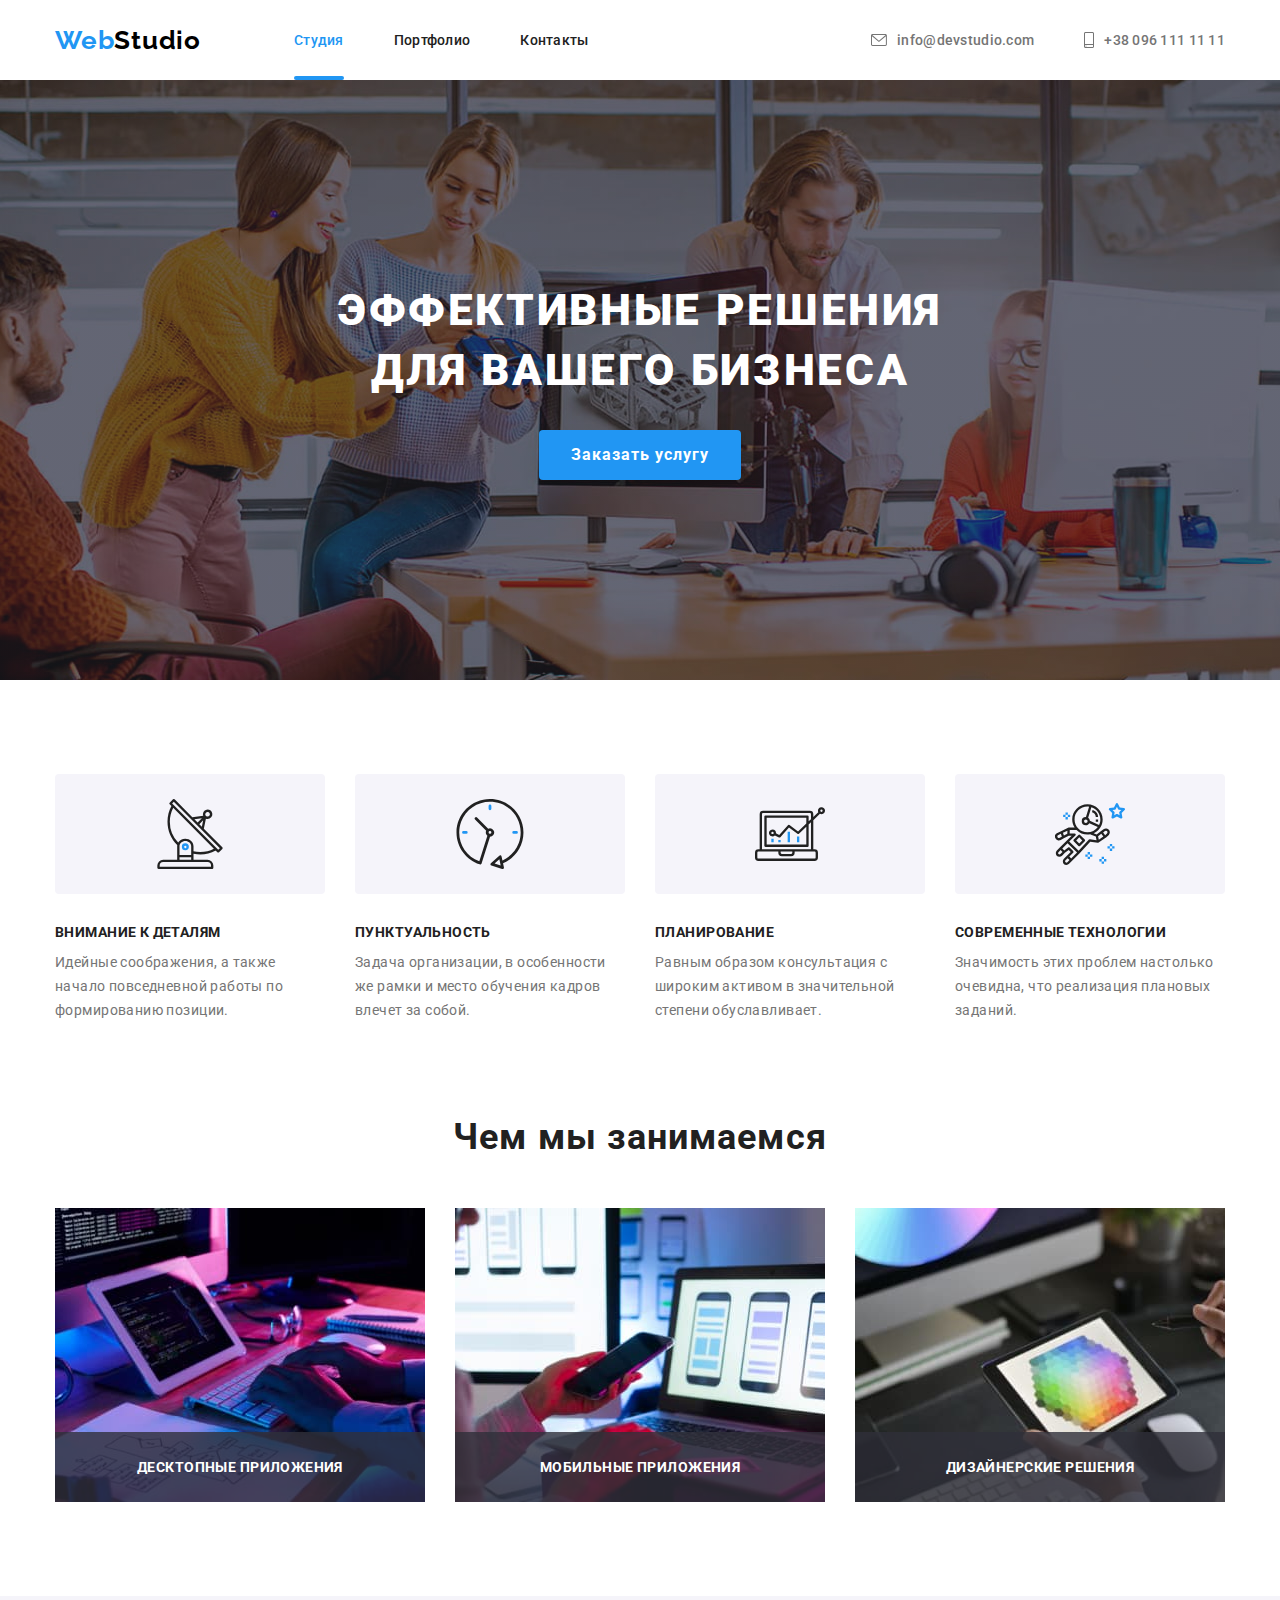
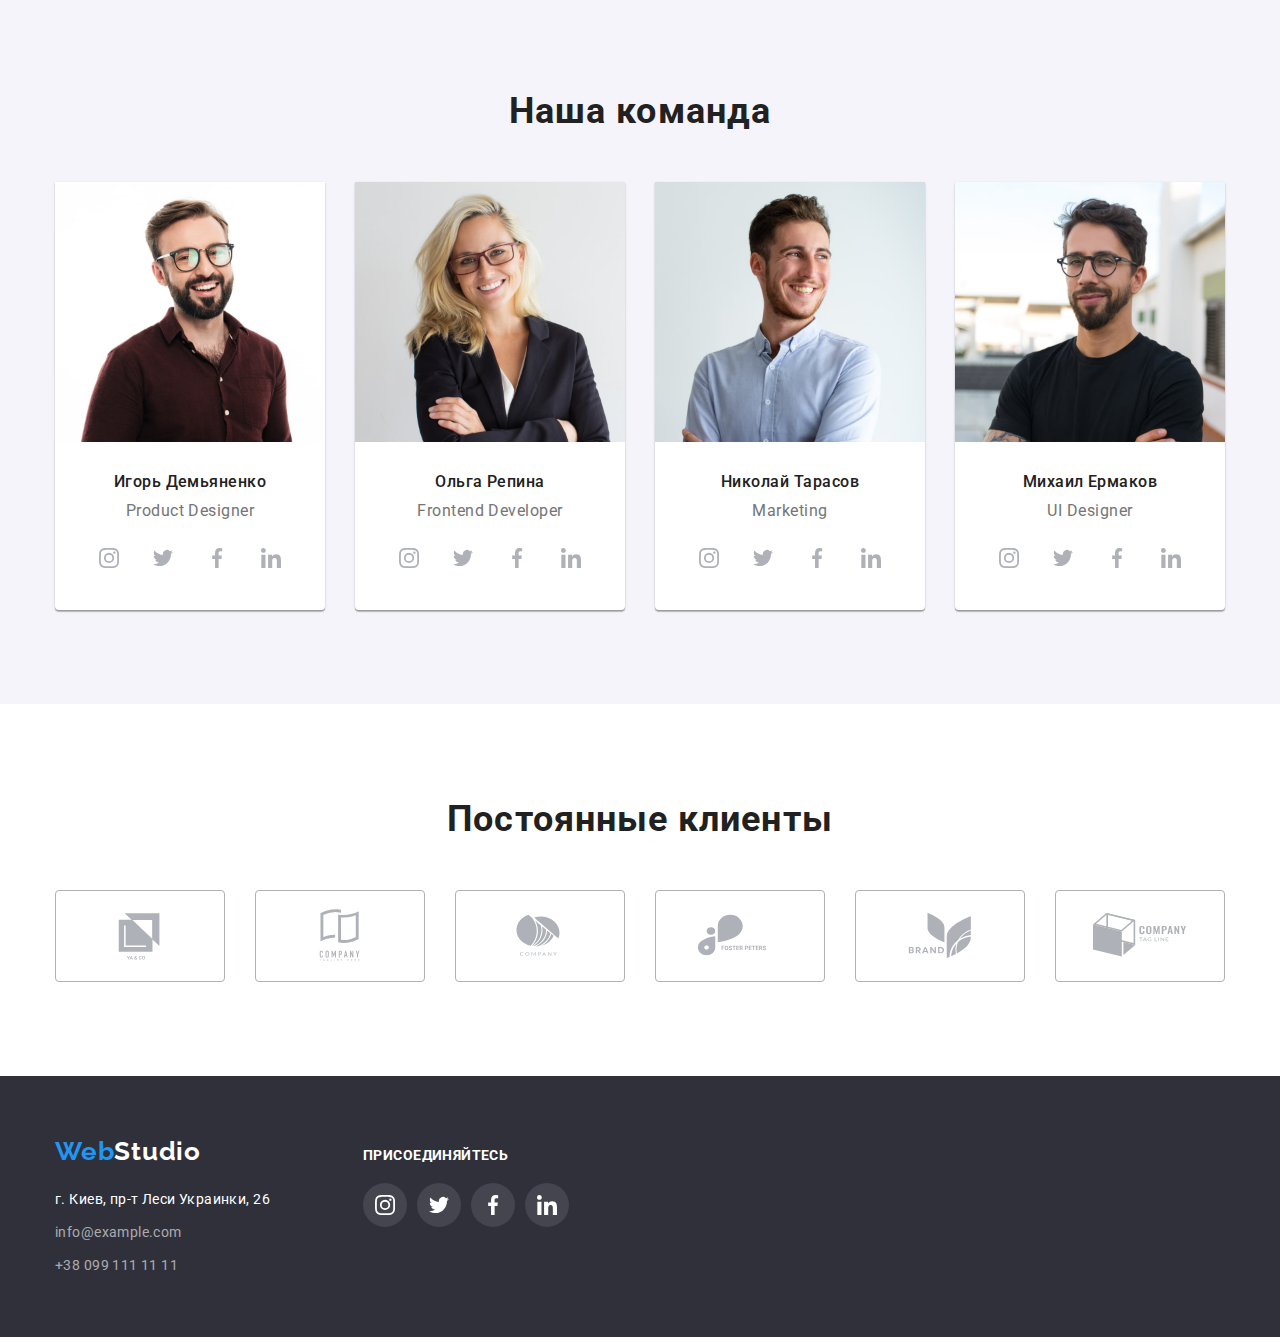
<file: index.html>
<!DOCTYPE html>
<html lang="ru">
  <head>
    <meta charset="UTF-8" />
    <meta http-equiv="X-UA-Compatible" content="IE=edge" />
    <meta name="viewport" content="width=device-width, initial-scale=1.0" />
    <title>WebStudio</title>
    <!-- Normalize start -->
    <link
      rel="stylesheet"
      href="https://cdnjs.cloudflare.com/ajax/libs/modern-normalize/1.1.0/modern-normalize.min.css"
    />
    <!-- Normalize end -->
    <!-- Fonts start -->
    <link rel="preconnect" href="https://fonts.googleapis.com" />
    <link rel="preconnect" href="https://fonts.gstatic.com" crossorigin />
    <link
      href="https://fonts.googleapis.com/css2?family=Raleway:wght@700&family=Roboto:wght@400;500;700;900&display=swap"
      rel="stylesheet"
    />
    <!-- Fonts end -->
    <!-- Custom styles start -->
    <link rel="stylesheet" href="./css/styles.css" />
    <!-- Custom styles end -->
  </head>

  <body>
    <!-- Header section -->
    <header>
      <div class="container header-container">
        <a class="header-logo logo link" href="./index.html"
          >Web<span class="span-header-logo">Studio</span></a
        >

        <nav class="header-nav">
          <ul class="header-nav-list list">
            <li class="header-nav-item">
              <a class="nav-link nav-link-current link" href="./index.html">Студия</a>
            </li>
            <li class="header-nav-item">
              <a class="nav-link link" href="./portfolio.html">Портфолио</a>
            </li>
            <li class="header-nav-item">
              <a class="nav-link link" href="#contacts">Контакты</a>
            </li>
          </ul>
        </nav>

        <ul class="header-list list">
          <li class="header-item">
            <a class="header-action link" href="mailto:info@devstudio.com">
              <svg class="header-icon" width="16" height="12">
                <use href="./images/icons/icons.svg#envelope"></use>
              </svg>
              info@devstudio.com</a
            >
          </li>
          <li class="header-item">
            <a class="header-action link" href="tel:+380961111111">
              <svg class="header-icon" width="10" height="16">
                <use href="./images/icons/icons.svg#smartphone"></use>
              </svg>
              +38 096 111 11 11</a
            >
          </li>
        </ul>
      </div>
    </header>
    <!-- Main section -->
    <main>
      <!-- Hero section -->
      <section class="hero hero-section">
        <div class="container">
          <h1 class="hero-title">Эффективные решения для вашего бизнеса</h1>
          <button class="hero-btn" type="button" data-modal-open>Заказать услугу</button>
        </div>
      </section>
      <!-- Features section -->
      <section class="section">
        <div class="container">
          <h2 class="visually-hidden">Особенности</h2>
          <ul class="features-icon list">
            <li class="features-thumb">
              <svg class="" width="70" height="70">
                <use href="./images/icons/icons.svg#antenna"></use>
              </svg>
            </li>
            <li class="features-thumb">
              <svg class="" width="70" height="70">
                <use href="./images/icons/icons.svg#clock"></use>
              </svg>
            </li>
            <li class="features-thumb">
              <svg class="" width="70" height="70">
                <use href="./images/icons/icons.svg#diagram"></use>
              </svg>
            </li>
            <li class="features-thumb">
              <svg class="" width="70" height="70">
                <use href="./images/icons/icons.svg#astronaut"></use>
              </svg>
            </li>
          </ul>
          <ul class="features-list list">
            <li class="features-item">
              <h3 class="features-title">Внимание к деталям</h3>
              <p class="features-dsc">
                Идейные соображения, а также начало повседневной работы по формированию позиции.
              </p>
            </li>
            <li class="features-item">
              <h3 class="features-title">Пунктуальность</h3>
              <p class="features-dsc">
                Задача организации, в особенности же рамки и место обучения кадров влечет за собой.
              </p>
            </li>
            <li class="features-item">
              <h3 class="features-title">Планирование</h3>
              <p class="features-dsc">
                Равным образом консультация с широким активом в значительной степени обуславливает.
              </p>
            </li>
            <li class="features-item">
              <h3 class="features-title">Современные технологии</h3>
              <p class="features-dsc">
                Значимость этих проблем настолько очевидна, что реализация плановых заданий.
              </p>
            </li>
          </ul>
        </div>
      </section>
      <!-- What we are doing section -->
      <section class="section work-section">
        <div class="container">
          <h2 class="work-title title">Чем мы занимаемся</h2>
          <ul class="work-list list">
            <li>
              <div class="work-overlay">
                <img
                  src="./images/index-html/box-1.jpg"
                  alt="Программирование"
                  width="370"
                  height="294"
                />
                <div class="work-description">
                  <p class="work-text">Десктопные приложения</p>
                </div>
              </div>
            </li>
            <li>
              <div class="work-overlay">
                <img
                  src="./images/index-html/box-2.jpg"
                  alt="Адаптация сайта"
                  width="370"
                  height="294"
                />
                <div class="work-description">
                  <p class="work-text">Мобильные приложения</p>
                </div>
              </div>
            </li>
            <li>
              <div class="work-overlay">
                <img src="./images/index-html/box-3.jpg" alt="Вебдизайн" width="370" height="294" />
                <div class="work-description">
                  <p class="work-text">Дизайнерские решения</p>
                </div>
              </div>
            </li>
          </ul>
        </div>
      </section>
      <!-- Our team section -->
      <section class="team section">
        <div class="container">
          <h2 class="team-title title">Наша команда</h2>
          <ul class="team-list list">
            <li>
              <div class="team-card">
                <img
                  class="team-photo"
                  src="./images/index-html/product-designer.jpg"
                  alt="Фото продакт дизайнера"
                  width="270"
                  height="260"
                />
                <h3 class="team-item-title">Игорь Демьяненко</h3>
                <p class="team-item-position" lang="en">Product Designer</p>
                <ul class="socials list">
                  <li class="socials-item">
                    <a
                      class="socials-link link"
                      href=""
                      target="_blank"
                      rel="noopener noreferrer"
                      aria-label="instagram"
                    >
                      <svg class="socials-icon" width="20" height="20">
                        <use href="./images/icons/icons.svg#instagram"></use>
                      </svg>
                    </a>
                  </li>
                  <li class="socials-item">
                    <a
                      class="socials-link link"
                      href=""
                      target="_blank"
                      rel="noopener noreferrer"
                      aria-label="twitter"
                    >
                      <svg class="socials-icon" width="20" height="20">
                        <use href="./images/icons/icons.svg#twitter"></use>
                      </svg>
                    </a>
                  </li>
                  <li class="socials-item">
                    <a
                      class="socials-link link"
                      href=""
                      target="_blank"
                      rel="noopener noreferrer"
                      aria-label="facebook"
                    >
                      <svg class="socials-icon" width="20" height="20">
                        <use href="./images/icons/icons.svg#facebook"></use>
                      </svg>
                    </a>
                  </li>
                  <li class="socials-item">
                    <a
                      class="socials-link link"
                      href=""
                      target="_blank"
                      rel="noopener noreferrer"
                      aria-label="linkedin"
                    >
                      <svg class="socials-icon" width="20" height="20">
                        <use href="./images/icons/icons.svg#linkedin"></use>
                      </svg>
                    </a>
                  </li>
                </ul>
              </div>
            </li>
            <li>
              <div class="team-card">
                <img
                  class="team-photo"
                  src="./images/index-html/frontend-developer.jpg"
                  alt="Фото фронтенд разработчика"
                  width="270"
                  height="260"
                />
                <h3 class="team-item-title">Ольга Репина</h3>
                <p class="team-item-position" lang="en">Frontend Developer</p>
                <ul class="socials list">
                  <li class="socials-item">
                    <a
                      class="socials-link link"
                      href=""
                      target="_blank"
                      rel="noopener noreferrer"
                      aria-label="instagram"
                    >
                      <svg class="socials-icon" width="20" height="20">
                        <use href="./images/icons/icons.svg#instagram"></use>
                      </svg>
                    </a>
                  </li>
                  <li class="socials-item">
                    <a
                      class="socials-link link"
                      href=""
                      target="_blank"
                      rel="noopener noreferrer"
                      aria-label="twitter"
                    >
                      <svg class="socials-icon" width="20" height="20">
                        <use href="./images/icons/icons.svg#twitter"></use>
                      </svg>
                    </a>
                  </li>
                  <li class="socials-item">
                    <a
                      class="socials-link link"
                      href=""
                      target="_blank"
                      rel="noopener noreferrer"
                      aria-label="facebook"
                    >
                      <svg class="socials-icon" width="20" height="20">
                        <use href="./images/icons/icons.svg#facebook"></use>
                      </svg>
                    </a>
                  </li>
                  <li class="socials-item">
                    <a
                      class="socials-link link"
                      href=""
                      target="_blank"
                      rel="noopener noreferrer"
                      aria-label="linkedin"
                    >
                      <svg class="socials-icon" width="20" height="20">
                        <use href="./images/icons/icons.svg#linkedin"></use>
                      </svg>
                    </a>
                  </li>
                </ul>
              </div>
            </li>
            <li>
              <div class="team-card">
                <img
                  class="team-photo"
                  src="./images/index-html/marketing.jpg"
                  alt="Фото маркетолога"
                  width="270"
                  height="260"
                />
                <h3 class="team-item-title">Николай Тарасов</h3>
                <p class="team-item-position" lang="en">Marketing</p>
                <ul class="socials list">
                  <li class="socials-item">
                    <a
                      class="socials-link link"
                      href=""
                      target="_blank"
                      rel="noopener noreferrer"
                      aria-label="instagram"
                    >
                      <svg class="socials-icon" width="20" height="20">
                        <use href="./images/icons/icons.svg#instagram"></use>
                      </svg>
                    </a>
                  </li>
                  <li class="socials-item">
                    <a
                      class="socials-link link"
                      href=""
                      target="_blank"
                      rel="noopener noreferrer"
                      aria-label="twitter"
                    >
                      <svg class="socials-icon" width="20" height="20">
                        <use href="./images/icons/icons.svg#twitter"></use>
                      </svg>
                    </a>
                  </li>
                  <li class="socials-item">
                    <a
                      class="socials-link link"
                      href=""
                      target="_blank"
                      rel="noopener noreferrer"
                      aria-label="facebook"
                    >
                      <svg class="socials-icon" width="20" height="20">
                        <use href="./images/icons/icons.svg#facebook"></use>
                      </svg>
                    </a>
                  </li>
                  <li class="socials-item">
                    <a
                      class="socials-link link"
                      href=""
                      target="_blank"
                      rel="noopener noreferrer"
                      aria-label="linkedin"
                    >
                      <svg class="socials-icon" width="20" height="20">
                        <use href="./images/icons/icons.svg#linkedin"></use>
                      </svg>
                    </a>
                  </li>
                </ul>
              </div>
            </li>
            <li>
              <div class="team-card">
                <img
                  class="team-photo"
                  src="./images/index-html/ui-designer.jpg"
                  alt="Фото UI дизайнера"
                  width="270"
                  height="260"
                />
                <h3 class="team-item-title">Михаил Ермаков</h3>
                <p class="team-item-position" lang="en">UI Designer</p>
                <ul class="socials list">
                  <li class="socials-item">
                    <a
                      class="socials-link link"
                      href=""
                      target="_blank"
                      rel="noopener noreferrer"
                      aria-label="instagram"
                    >
                      <svg class="socials-icon" width="20" height="20">
                        <use href="./images/icons/icons.svg#instagram"></use>
                      </svg>
                    </a>
                  </li>
                  <li class="socials-item">
                    <a
                      class="socials-link link"
                      href=""
                      target="_blank"
                      rel="noopener noreferrer"
                      aria-label="twitter"
                    >
                      <svg class="socials-icon" width="20" height="20">
                        <use href="./images/icons/icons.svg#twitter"></use>
                      </svg>
                    </a>
                  </li>
                  <li class="socials-item">
                    <a
                      class="socials-link link"
                      href=""
                      target="_blank"
                      rel="noopener noreferrer"
                      aria-label="facebook"
                    >
                      <svg class="socials-icon" width="20" height="20">
                        <use href="./images/icons/icons.svg#facebook"></use>
                      </svg>
                    </a>
                  </li>
                  <li class="socials-item">
                    <a
                      class="socials-link link"
                      href=""
                      target="_blank"
                      rel="noopener noreferrer"
                      aria-label="linkedin"
                    >
                      <svg class="socials-icon" width="20" height="20">
                        <use href="./images/icons/icons.svg#linkedin"></use>
                      </svg>
                    </a>
                  </li>
                </ul>
              </div>
            </li>
          </ul>
        </div>
      </section>
      <section class="section">
        <div class="container">
          <h2 class="clients-title title">Постоянные клиенты</h2>
          <ul class="clients-list list">
            <li class="clients-item">
              <a
                class="clients-link link"
                href=""
                target="_blank"
                rel="noopener noreferrer"
                aria-label="client-1"
              >
                <svg class="clients-icon" width="106" height="60">
                  <use href="./images/icons/icons.svg#client-1"></use>
                </svg>
              </a>
            </li>
            <li class="clients-item">
              <a
                class="clients-link link"
                href=""
                target="_blank"
                rel="noopener noreferrer"
                aria-label="client-2"
              >
                <svg class="clients-icon" width="106" height="60">
                  <use href="./images/icons/icons.svg#client-2"></use>
                </svg>
              </a>
            </li>
            <li class="clients-item">
              <a
                class="clients-link link"
                href=""
                target="_blank"
                rel="noopener noreferrer"
                aria-label="client-3"
              >
                <svg class="clients-icon" width="106" height="60">
                  <use href="./images/icons/icons.svg#client-3"></use>
                </svg>
              </a>
            </li>
            <li class="clients-item">
              <a
                class="clients-link link"
                href=""
                target="_blank"
                rel="noopener noreferrer"
                aria-label="client-4"
              >
                <svg class="clients-icon" width="106" height="60">
                  <use href="./images/icons/icons.svg#client-4"></use>
                </svg>
              </a>
            </li>
            <li class="clients-item">
              <a
                class="clients-link link"
                href=""
                target="_blank"
                rel="noopener noreferrer"
                aria-label="client-5"
              >
                <svg class="clients-icon" width="106" height="60">
                  <use href="./images/icons/icons.svg#client-5"></use>
                </svg>
              </a>
            </li>
            <li class="clients-item">
              <a
                class="clients-link link"
                href=""
                target="_blank"
                rel="noopener noreferrer"
                aria-label="client-6"
              >
                <svg class="clients-icon" width="106" height="60">
                  <use href="./images/icons/icons.svg#client-6"></use>
                </svg>
              </a>
            </li>
          </ul>
        </div>
      </section>
    </main>
    <!-- Footer section -->
    <footer class="footer" id="contacts">
      <div class="container">
        <div class="footer-box">
          <div class="footer-div">
            <a class="footer-logo logo link" href="./index.html"
              >Web<span class="span-footer-logo">Studio</span></a
            >

            <address>
              <ul class="list">
                <li>
                  <a
                    class="adress-link link"
                    href="https://goo.gl/maps/Vk6udsdynfZgzqQk8"
                    target="_blank"
                    rel="noopener noreferrer"
                    >г. Киев, пр-т Леси Украинки, 26</a
                  >
                </li>
                <li>
                  <a class="adress-mail link" href="mailto:info@example.com">info@example.com</a>
                </li>
                <li>
                  <a class="adress-phone link" href="tel:+380991111111">+38 099 111 11 11</a>
                </li>
              </ul>
            </address>
          </div>

          <div class="footer-div">
            <h2 class="footer-title">присоединяйтесь</h2>
            <ul class="socials list">
              <li>
                <a
                  class="socials-footer-link link"
                  href=""
                  target="_blank"
                  rel="noopener noreferrer"
                  aria-label="instagram"
                >
                  <svg class="social-footer-icon" width="20" height="20">
                    <use href="./images/icons/icons.svg#instagram"></use>
                  </svg>
                </a>
              </li>
              <li>
                <a
                  class="socials-footer-link link"
                  href=""
                  target="_blank"
                  rel="noopener noreferrer"
                  aria-label="twitter"
                >
                  <svg class="social-footer-icon" width="20" height="20">
                    <use href="./images/icons/icons.svg#twitter"></use>
                  </svg>
                </a>
              </li>
              <li>
                <a
                  class="socials-footer-link link"
                  href=""
                  target="_blank"
                  rel="noopener noreferrer"
                  aria-label="facebook"
                >
                  <svg class="social-footer-icon" width="20" height="20">
                    <use href="./images/icons/icons.svg#facebook"></use>
                  </svg>
                </a>
              </li>
              <li>
                <a
                  class="socials-footer-link link"
                  href=""
                  target="_blank"
                  rel="noopener noreferrer"
                  aria-label="linkedin"
                >
                  <svg class="social-footer-icon" width="20" height="20">
                    <use href="./images/icons/icons.svg#linkedin"></use>
                  </svg>
                </a>
              </li>
            </ul>
          </div>
        </div>
      </div>
    </footer>

    <!-- Modal window -->
    <div class="backdrop is-hidden" data-modal>
      <div class="modal">
        <button class="modal-btn" type="button" data-modal-close>
          <svg class="modal-btn-icon" width="18" height="18">
            <use href="./images/icons/icons.svg#close"></use>
          </svg>
        </button>

        <!-- Modal form -->
        <div class="modal-form" role="group" aria-labelledby="contact-details-head">
          <form class="form">
            <strong class="form-title">Залиште свої дані, ми вам передзвонимо</strong>

            <label class="form-group">
              <span class="form-label">Ім'я</span>
              <input class="form-input" type="text" name="user-name" />
              <svg class="form-icon" width="18" height="18">
                <use href=""></use>
              </svg>
            </label>

            <label class="form-group">
              <span class="form-label">Телефон</span>
              <input class="form-input" type="tel" name="user-phone" />
              <svg class="form-icon" width="18" height="18">
                <use href=""></use>
              </svg>
            </label>

            <label class="form-group">
              <span class="form-label">Пошта</span>
              <input class="form-input" type="email" name="user-email" />
              <svg class="form-icon" width="18" height="18">
                <use href=""></use>
              </svg>
            </label>

            <label class="form-group">
              <span class="form-label">Коментар</span>
              <textarea
                class="form-input"
                name="user-comment"
                rows="7"
                placeholder="Введіть текст"
              ></textarea>
            </label>

            <label>
              <input type="checkbox" name="" />
              <span
                >Погоджуюся з розсилкою та приймаю <a class="link" href="">Умови договору</a></span
              >
            </label>

            <button type="submit">Відправити</button>
          </form>
        </div>
      </div>
    </div>

    <!-- Script -->
    <script src="./js/modal.js"></script>
  </body>
</html>
</file>
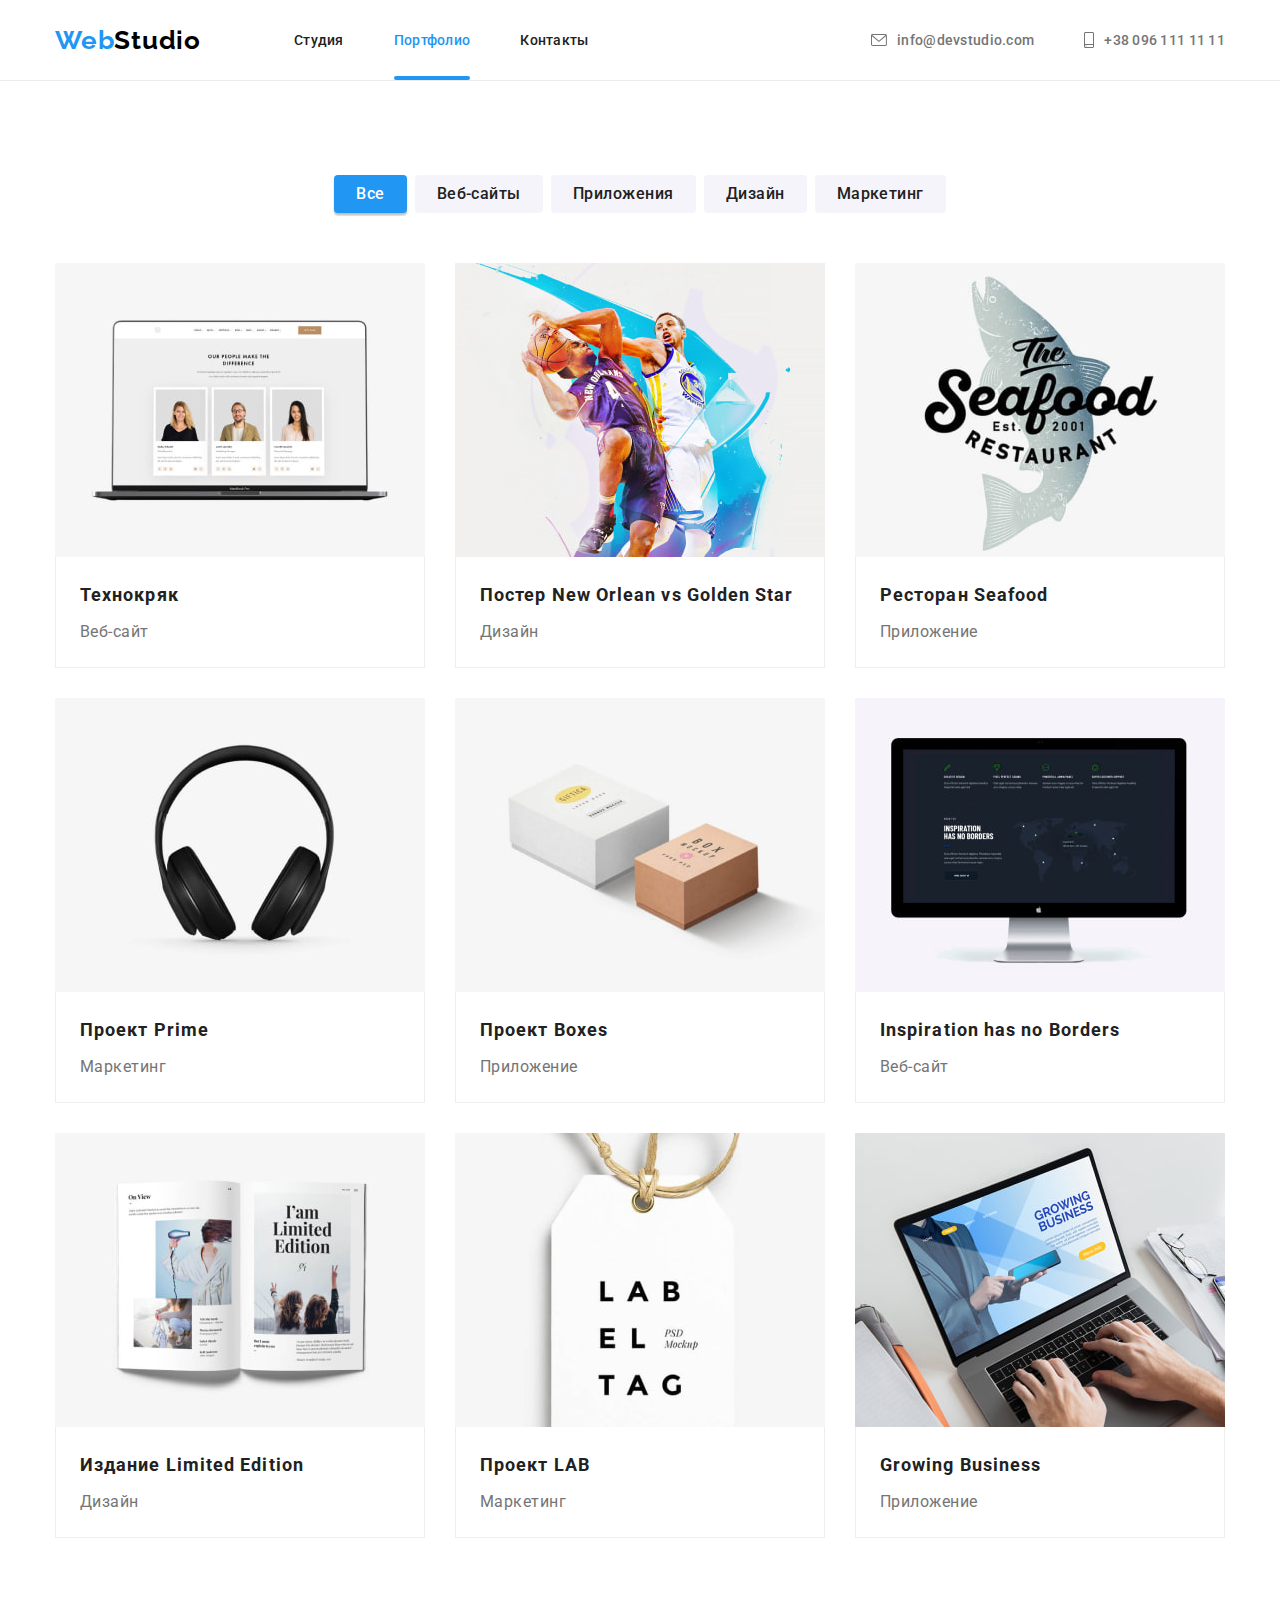
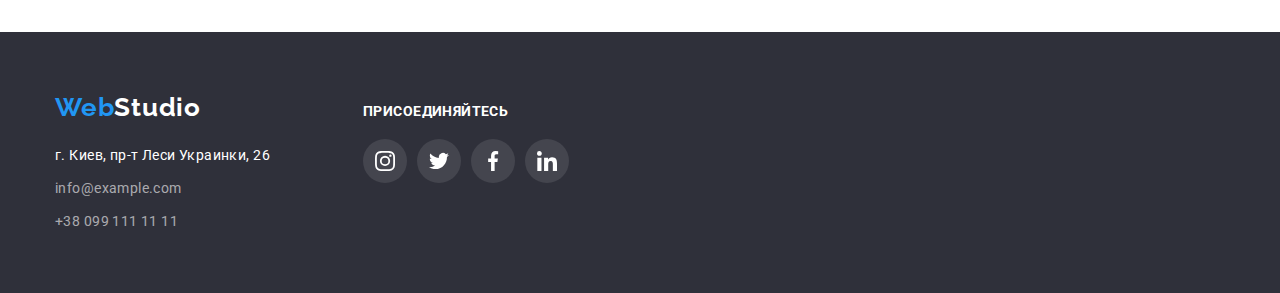
<file: portfolio.html>
<!DOCTYPE html>
<html lang="ru">
  <head>
    <meta charset="UTF-8" />
    <meta http-equiv="X-UA-Compatible" content="IE=edge" />
    <meta name="viewport" content="width=device-width, initial-scale=1.0" />
    <title>WebStudio</title>
    <!-- Normalize start -->
    <link
      rel="stylesheet"
      href="https://cdnjs.cloudflare.com/ajax/libs/modern-normalize/1.1.0/modern-normalize.min.css"
    />
    <!-- Normalize end -->
    <!-- Fonts stars -->
    <link rel="preconnect" href="https://fonts.googleapis.com" />
    <link rel="preconnect" href="https://fonts.gstatic.com" crossorigin />
    <link
      href="https://fonts.googleapis.com/css2?family=Raleway:wght@700&family=Roboto:wght@400;500;700;900&display=swap"
      rel="stylesheet"
    />
    <!-- Fonts end -->
    <!-- Custom styles start -->
    <link rel="stylesheet" href="./css/styles.css" />
    <!-- Custom styles end -->
  </head>
  <body>
    <!-- Header section -->
    <header>
      <div class="container header-container">
        <a class="header-logo logo link" href="./index.html"
          >Web<span class="span-header-logo">Studio</span></a
        >

        <nav class="header-nav">
          <ul class="header-nav-list list">
            <li class="header-nav-item">
              <a class="nav-link link" href="./index.html">Студия</a>
            </li>
            <li class="header-nav-item">
              <a class="nav-link nav-link-current link" href="./portfolio.html">Портфолио</a>
            </li>
            <li class="header-nav-item">
              <a class="nav-link link" href="#contacts">Контакты</a>
            </li>
          </ul>
        </nav>

        <ul class="header-list list">
          <li class="header-item">
            <a class="header-action link" href="mailto:info@devstudio.com">
              <svg class="header-icon" width="16" height="12">
                <use href="./images/icons/icons.svg#envelope"></use>
              </svg>
              info@devstudio.com</a
            >
          </li>
          <li class="header-item">
            <a class="header-action link" href="tel:+380961111111">
              <svg class="header-icon" width="10" height="16">
                <use href="./images/icons/icons.svg#smartphone"></use>
              </svg>
              +38 096 111 11 11</a
            >
          </li>
        </ul>
      </div>
    </header>
    <!-- Main section -->
    <main>
      <section class="main-section section">
        <div class="container">
          <!-- Filters -->
          <h1 class="visually-hidden">Проекты</h1>
          <ul class="filters-list list">
            <li><button class="project-btn project-btn-current btn" type="button">Все</button></li>
            <li><button class="project-btn btn" type="button">Веб-сайты</button></li>
            <li><button class="project-btn btn" type="button">Приложения</button></li>
            <li><button class="project-btn btn" type="button">Дизайн</button></li>
            <li><button class="project-btn btn" type="button">Маркетинг</button></li>
          </ul>
          <!-- Projects -->
          <h2 class="visually-hidden">Карточки проектов</h2>
          <ul class="projects-list list">
            <li class="projects-item">
              <a class="projects-link link" href="">
                <div class="overlay-wrapper">
                  <img
                    src="./images/portfolio-html/project-1.jpg"
                    alt="Ноутбук"
                    width="370"
                    height="294"
                  />
                  <div class="overlay">
                    <p class="overlay-text">
                      Ресурс предлагает комплексные предложения с разным уровнем функционала и
                      сервисов. Все это позволит посетителю получить исчерпывающие сведения
                      о&nbspкомпании или частном лице.
                    </p>
                  </div>
                </div>
                <div class="project-wrapper">
                  <h3 class="project-title">Технокряк</h3>
                  <p class="project-type">Веб-сайт</p>
                </div>
              </a>
            </li>
            <li class="projects-item">
              <a class="projects-link link" href="">
                <div class="overlay-wrapper">
                  <img
                    src="./images/portfolio-html/project-2.jpg"
                    alt="Постер с бейсболистами"
                    width="370"
                    height="294"
                  />
                  <div class="overlay">
                    <p class="overlay-text">
                      Ресурс предлагает комплексные предложения с разным уровнем функционала и
                      сервисов. Все это позволит посетителю получить исчерпывающие сведения
                      о&nbspкомпании или частном лице.
                    </p>
                  </div>
                </div>
                <div class="project-wrapper">
                  <h3 class="project-title">
                    Постер <span lang="en">New Orlean vs Golden Star</span>
                  </h3>
                  <p class="project-type">Дизайн</p>
                </div>
              </a>
            </li>
            <li class="projects-item">
              <a class="projects-link link" href="">
                <div class="overlay-wrapper">
                  <img
                    src="./images/portfolio-html/project-3.jpg"
                    alt="Лого ресторана"
                    width="370"
                    height="294"
                  />
                  <div class="overlay">
                    <p class="overlay-text">
                      Ресурс предлагает комплексные предложения с разным уровнем функционала и
                      сервисов. Все это позволит посетителю получить исчерпывающие сведения
                      о&nbspкомпании или частном лице.
                    </p>
                  </div>
                </div>
                <div class="project-wrapper">
                  <h3 class="project-title">Ресторан <span lang="en">Seafood</span></h3>
                  <p class="project-type">Приложение</p>
                </div>
              </a>
            </li>
            <li class="projects-item">
              <a class="projects-link link" href="">
                <div class="overlay-wrapper">
                  <img
                    src="./images/portfolio-html/project-4.jpg"
                    alt="Наушники"
                    width="370"
                    height="294"
                  />
                  <div class="overlay">
                    <p class="overlay-text">
                      Ресурс предлагает комплексные предложения с разным уровнем функционала и
                      сервисов. Все это позволит посетителю получить исчерпывающие сведения
                      о&nbspкомпании или частном лице.
                    </p>
                  </div>
                </div>
                <div class="project-wrapper">
                  <h3 class="project-title">Проект <span lang="en">Prime</span></h3>
                  <p class="project-type">Маркетинг</p>
                </div>
              </a>
            </li>
            <li class="projects-item">
              <a class="projects-link link" href="">
                <div class="overlay-wrapper">
                  <img
                    src="./images/portfolio-html/project-5.jpg"
                    alt="Две коробки"
                    width="370"
                    height="294"
                  />
                  <div class="overlay">
                    <p class="overlay-text">
                      Ресурс предлагает комплексные предложения с разным уровнем функционала и
                      сервисов. Все это позволит посетителю получить исчерпывающие сведения
                      о&nbspкомпании или частном лице.
                    </p>
                  </div>
                </div>
                <div class="project-wrapper">
                  <h3 class="project-title">Проект <span lang="en">Boxes</span></h3>
                  <p class="project-type">Приложение</p>
                </div>
              </a>
            </li>
            <li class="projects-item">
              <div class="overlay-wrapper">
              <a class="projects-link link" href="">
                <img
                  src="./images/portfolio-html/project-6.jpg"
                  alt="Монитор"
                  width="370"
                  height="294"
                />
                <div class="overlay">
                    <p class="overlay-text">
                      Ресурс предлагает комплексные предложения с разным уровнем функционала и
                      сервисов. Все это позволит посетителю получить исчерпывающие сведения
                      о&nbspкомпании или частном лице.
                    </p>
                  </div>
                </div>
                <div class="project-wrapper">
                  <h3 class="project-title" lang="en">Inspiration has no Borders</h3>
                  <p class="project-type">Веб-сайт</p>
                </div>
              </a>
            </li>
            <li class="projects-item">
              <a class="projects-link link" href="">
                <div class="overlay-wrapper">
                <img
                  src="./images/portfolio-html/project-7.jpg"
                  alt="Разворот журнала"
                  width="370"
                  height="294"
                />
                <div class="overlay">
                    <p class="overlay-text">
                      Ресурс предлагает комплексные предложения с разным уровнем функционала и
                      сервисов. Все это позволит посетителю получить исчерпывающие сведения
                      о&nbspкомпании или частном лице.
                    </p>
                  </div>
                </div>
                <div class="project-wrapper">
                  <h3 class="project-title">Издание <span lang="en">Limited Edition</span></h3>
                  <p class="project-type">Дизайн</p>
                </div>
              </a>
            </li>
            <li class="projects-item">
              <a class="projects-link link" href="">
                <div class="overlay-wrapper">
                <img
                  src="./images/portfolio-html/project-8.jpg"
                  alt="Ярлык"
                  width="370"
                  height="294"
                />
                <div class="overlay">
                    <p class="overlay-text">
                      Ресурс предлагает комплексные предложения с разным уровнем функционала и
                      сервисов. Все это позволит посетителю получить исчерпывающие сведения
                      о&nbspкомпании или частном лице.
                    </p>
                  </div>
                  </div>
                <div class="project-wrapper">
                  <h3 class="project-title">Проект <span>LAB</span></h3>
                  <p class="project-type">Маркетинг</p>
                </div>
              </a>
            </li>
            <li class="projects-item">
              <a class="projects-link link" href="">
                <div class="overlay-wrapper">
                <img
                  src="./images/portfolio-html/project-9.jpg"
                  alt="Печать на ноутбуке"
                  width="370"
                  height="294"
                />
                <div class="overlay">
                    <p class="overlay-text">
                      Ресурс предлагает комплексные предложения с разным уровнем функционала и
                      сервисов. Все это позволит посетителю получить исчерпывающие сведения
                      о&nbspкомпании или частном лице.
                    </p>
                  </div>
                  </div>
                <div class="project-wrapper">
                  <h3 class="project-title" lang="en">Growing Business</h3>
                  <p class="project-type">Приложение</p>
                </div>
              </a>
            </li>
          </ul>
        </div>
      </section>
    </main>
    <!-- Footer section -->
    <footer class="footer" id="contacts">
      <div class="container">
        <div class="footer-box">
          <div class="footer-div">
            <a class="footer-logo logo link" href="./index.html"
              >Web<span class="span-footer-logo">Studio</span></a
            >

            <address>
              <ul class="list">
                <li>
                  <a
                    class="adress-link link"
                    href="https://goo.gl/maps/Vk6udsdynfZgzqQk8"
                    target="_blank"
                    rel="noopener noreferrer"
                    >г. Киев, пр-т Леси Украинки, 26</a
                  >
                </li>
                <li>
                  <a class="adress-mail link" href="mailto:info@example.com">info@example.com</a>
                </li>
                <li>
                  <a class="adress-phone link" href="tel:+380991111111">+38 099 111 11 11</a>
                </li>
              </ul>
            </address>
          </div>

          <div class="footer-div">
            <h2 class="footer-title">присоединяйтесь</h2>
            <ul class="socials list">
              <li>
                <a
                  class="socials-footer-link link"
                  href=""
                  target="_blank"
                  rel="noopener noreferrer"
                  aria-label="instagram"
                >
                  <svg class="social-footer-icon" width="20" height="20">
                    <use href="./images/icons/icons.svg#instagram"></use>
                  </svg>
                </a>
              </li>
              <li>
                <a
                  class="socials-footer-link link"
                  href=""
                  target="_blank"
                  rel="noopener noreferrer"
                  aria-label="twitter"
                >
                  <svg class="social-footer-icon" width="20" height="20">
                    <use href="./images/icons/icons.svg#twitter"></use>
                  </svg>
                </a>
              </li>
              <li>
                <a
                  class="socials-footer-link link"
                  href=""
                  target="_blank"
                  rel="noopener noreferrer"
                  aria-label="facebook"
                >
                  <svg class="social-footer-icon" width="20" height="20">
                    <use href="./images/icons/icons.svg#facebook"></use>
                  </svg>
                </a>
              </li>
              <li>
                <a
                  class="socials-footer-link link"
                  href=""
                  target="_blank"
                  rel="noopener noreferrer"
                  aria-label="linkedin"
                >
                  <svg class="social-footer-icon" width="20" height="20">
                    <use href="./images/icons/icons.svg#linkedin"></use>
                  </svg>
                </a>
              </li>
            </ul>
          </div>
        </div>
      </div>
    </footer>
  </body>
</html>
</file>
<file: css/styles.css>
/* цвет основного текста #757575 */
/* цвет заготовков #212121 */
/* акцентный цвет #2196F3 */
/* основной цвет фона #E5E5E5 */
/* вторичный цвет фона #F5F4FA */
/* акцентный цвет фона #2F303A */


/* Color palette */
:root {
    /* fonts */
    --main-font: 'Roboto', sans-serif;
    --secondary-font: 'Raleway', sans-serif;

    /* text colors */
    --text-color: #757575;
    --title-color: #212121;

    /* background colors */
    --background-color: #F5F4FA;
    --accent-background-color: #2F303A;

    /* others */
    --accent-color: #2196F3;
    --black-color: #000000;
    --white-color: #FFFFFF;
    --icons-color: #AFB1B8;
    --hero-background-color: #C4C4C4;
    --animation: 250ms cubic-bezier(0.4, 0, 0.2, 1);
    --backdrop-color: rgba(0, 0, 0, 0.2);
    --overlay-color: rgba(33, 150, 243, 0.9);
    --placeholder-color: rgba(117, 117, 117, 0.5);
}

/* Body */
body {
    color: var(--text-color);
    font-family: var(--main-font);
}

/* reset styles */
h1, 
h2,
h3,
h4,
h5,
h6,
p {
    margin: 0;
}

a,
img {
    display: block;
}

img {
    min-width: 100%;
    height: 100%;
}

.link {
    text-decoration: none;
    color: inherit;
}

.list {
    padding: 0;
    margin: 0;

    list-style: none;
}

/* base styles */
.section {
    padding-top: 94px;
    padding-bottom: 94px;
}

.container {
    width: 1200px;
    padding-left: 15px;
    padding-right: 15px;
    margin-left: auto;
    margin-right: auto;
}

.btn {
    font-family: inherit;
    font-weight: 500;
    font-size: 16px;
    line-height: calc(26 / 16);
    letter-spacing: 0.03em;
    border: none;
    cursor: pointer;
}

.title {
    font-weight: 700;
    font-size: 36px;
    line-height: calc(42 / 36);
    letter-spacing: 0.03em;
}

.logo {
    font-family: var(--secondary-font);
    font-weight: 700;
    font-size: 26px;
    line-height: calc(31 / 26);
    letter-spacing: 0.03em;

}

.visually-hidden {
    position: absolute;
    width: 1px;
    height: 1px;
    margin: -1px;
    border: 0;
    padding: 0;

    white-space: nowrap;
    clip-path: inset(100%);
    clip: rect(0 0 0 0);
    overflow: hidden;
}

/* < !-- Header section --> */
.header-container {
    display: flex;
    align-items: center;
}

.header-logo {
    margin-right: 93px;
    color: var(--accent-color);
}

.span-header-logo {
    color: var(--black-color);
}

.header-nav-list,
.header-list {
    display: flex;
    gap: 50px;
}

.header-nav {
    margin-right: auto;
}

/* .header-nav-item,
.header-item {
    margin-right: 50px;
}

.header-nav-item:last-child,
.header-item:last-child {
    margin-right: 0;
} */

.nav-link,
.header-action {
    padding-top: 32px;
    padding-bottom: 32px;

    color: var(--title-color);
    font-weight: 500;
    font-size: 14px;
    line-height: calc(16 / 14);
    letter-spacing: 0.02em;

    transition: color var(--animation);
}

.header-action {
display: flex;
align-items: center;
justify-content: center;
gap: 10px;

    color: var(--text-color);
}

.nav-link:hover,
.nav-link:focus,
.header-action:hover,
.header-action:focus {
    color: var(--accent-color);
}

.nav-link-current {
position: relative;

    color: var(--accent-color);
}

.nav-link-current::after {
    content: '';
    position: absolute;
    bottom: 0px;
    left: 0;

    display: block;
    width: 100%;
    height: 4px;

    border-radius: 2px;
    background-color: var(--accent-color);
}

/* Main */
/* Hero section */
.hero {
    max-width: 1600px;
    height: 600px;
    background-color: var(--hero-background-color);
    margin-right: auto;
    margin-left: auto;

    background-image: linear-gradient(to right,
            rgba(47, 48, 58, 0.4),
            rgba(47, 48, 58, 0.4)), url(../images/index-html/hero.jpg);
    background-repeat: no-repeat;
    background-position: center;
    background-size: cover;
}

.hero-section {
    padding-top: 200px;
    padding-bottom: 200px;
}

.hero-title {
    width: 696px;
    margin-left: auto;
    margin-right: auto;
    margin-bottom: 30px;

    color: var(--white-color);
    font-style: normal;
    font-weight: 900;
    font-size: 44px;
    line-height: calc(60 / 44);
    letter-spacing: 0.06em;
    text-transform: uppercase;
    text-align: center;
}

.hero-btn {
    display: block;
    min-width: 200px;
    min-height: 50px;
    padding: 10px 32px;
    margin-left: auto;
    margin-right: auto;


    background-color: var(--accent-color);
    cursor: pointer;
    color: var(--white-color);
    font-family: inherit;
    font-weight: 700;
    font-size: 16px;
    line-height: calc(30 / 16);
    letter-spacing: 0.06em;

    border: none;
    box-shadow: 0px 4px 4px rgba(0, 0, 0, 0.15);
    border-radius: 4px;

    transition: background-color var(--animation);
}

.hero-btn:hover,
.hero-btn:focus {
    background-color: #188CE8;
}

/* Features section */
.features-list {
    display: flex;
    gap: 30px;
}

.features-item {
    min-width: 270px;
}

.features-title,
.work-title,
.team-title,
.team-item-title,
.clients-title {
    color: var(--title-color);
}

.features-title {
    margin-bottom: 10px;

    font-weight: 700;
    font-size: 14px;
    line-height: calc(16 / 14);
    letter-spacing: 0.03em;
    text-transform: uppercase;
}

.features-dsc {
    font-size: 14px;
    line-height: calc(24 / 14);
    letter-spacing: 0.03em;
    font-weight: 400;
}

/* What we are doing section */
.work-section {
    padding-top: 0;
}

.work-title {
    margin-bottom: 50px;
    text-align: center;
}

.work-list {
    display: flex;
    gap: 30px;
}

.work-overlay {
    position: relative;
}

.work-description {
    position: absolute;
    bottom: 0;
    width: 370px;
    padding-top: 27px;
    padding-bottom: 27px;

    background-color: rgba(47, 48, 58, 0.8);
}

.work-text {
    font-weight: 700;
    font-size: 14px;
    line-height: calc(16 / 14);
    text-align: center;
    letter-spacing: 0.03em;
    text-transform: uppercase;
    color: #FFFFFF;
}

/* Our team section */
.team {
    background-color: var(--background-color)
}

.team-title,
.clients-title {
    margin-bottom: 50px;
    text-align: center;
}

.team-list {
    display: flex;
    gap: 30px;
}


.team-card {
    flex-basis: 270px;
    padding-bottom: 30px;

    background-color: var(--white-color);
    box-shadow: 0px 1px 3px rgba(0, 0, 0, 0.12), 0px 1px 1px rgba(0, 0, 0, 0.14), 0px 2px 1px rgba(0, 0, 0, 0.2);
    border-radius: 0px 0px 4px 4px;
}

.team-photo {
    margin-bottom: 30px;
    margin-left: auto;
    margin-right: auto;
}

.team-item-title {
    margin-bottom: 10px;

    font-weight: 500;
    font-size: 16px;
    line-height: calc(19 / 16);
    letter-spacing: 0.03em;
    text-align: center;
}

.team-item-position {
    font-size: 16px;
    line-height: calc(19 / 16);
    letter-spacing: 0.03em;
    font-weight: 400;
    text-align: center;

    margin-bottom: 16px;
}

/* Footer */
.footer {
    padding-top: 60px;
    padding-bottom: 60px;

    background-color: var(--accent-background-color);
}


.footer-box {
    display: flex;
    align-items: baseline;
    gap: 70px;
}

.footer-div:last-child {
    margin-left: 23px;
}

.footer-logo {
    margin-bottom: 20px;
    color: var(--accent-color);
}

.span-footer-logo {
    color: var(--white-color);
}

.adress-link {
    color: var(--white-color);
    font-style: normal;
}

.adress-mail,
.adress-phone {
    color: rgba(255, 255, 255, 0.6);
    font-style: normal;
}

.adress-link:hover,
.adress-mail:hover,
.adress-phone:hover,
.adress-link:focus,
.adress-mail:focus,
.adress-phone:focus {
    color: var(--accent-color);
}

.adress-link,
.adress-mail,
.adress-phone {
    font-size: 14px;
    line-height: calc(24 / 14);
    letter-spacing: 0.03em;
    transition: color var(--animation);
}

.adress-link,
.adress-mail {
    margin-bottom: 9px;
}

.footer-title,
.footer-form-title {
    display: block;
    font-family: 'Roboto';
    font-style: normal;
    font-weight: 700;
    font-size: 14px;
    line-height: calc(16 / 14);
    letter-spacing: 0.03em;
    text-transform: uppercase;

    color: var(--white-color);

    margin-bottom: 20px;
}

.footer-form-input {
    display: block;
    min-width: 358px;
    min-height: 50px;
    padding: 15px 16px;

    background-color: transparent;
    outline: none;
    color: var(--white-color);

    border: 1px solid rgba(255, 255, 255, 0.3);
    filter: drop-shadow(0px 4px 4px rgba(0, 0, 0, 0.15));
    border-radius: 4px;
}

.footer-form-input::placeholder {
    font-weight: 400;
    font-size: 16px;
    line-height: calc(20 / 16);
    letter-spacing: 0.03em;
    color: rgba(255, 255, 255, 0.6);
}

.footer-form-group {
    display: flex;
    gap: 12px;
}

.footer-form-btn {
    display: inline-flex;
    align-items: center;
    gap: 10px;

    padding: 10px 28px;
    color: var(--white-color);
    background-color: var(--accent-color);
    border: none;
    border-radius: 4px;
    box-shadow: 0px 4px 4px rgba(0, 0, 0, 0.15);

    font-weight: 700;
    font-size: 16px;
    line-height: calc(30 / 16);
    letter-spacing: 0.06em;

    cursor: pointer;
}

.footer-form-icon {
    fill: var(--white-color);
}

/* PORTFOLIO */
/* Main section */

.main-section {
    border-top: 1px solid #ECECEC;
}

/* Filters */
.filters-list {
    display: flex;
    gap: 8px;
    justify-content: center;
    margin-bottom: 50px;
}

.project-btn {
    min-height: 38px;
    padding: 6px 22px;

    color: var(--title-color);
    background-color: var(--background-color);

    border-radius: 4px;

    transition: color var(--animation), background-color var(--animation), box-shadow var(--animation);
}

.project-btn-current {
    color: var(--white-color);
    background-color: var(--accent-color);

    box-shadow: 0px 3px 1px rgba(0, 0, 0, 0.1), 0px 1px 2px rgba(0, 0, 0, 0.08), 0px 2px 2px rgba(0, 0, 0, 0.12);
}

.project-btn:hover,
.project-btn:focus {
    color: var(--white-color);
    background-color: var(--accent-color);
    box-shadow: 0px 3px 1px rgba(0, 0, 0, 0.1), 0px 1px 2px rgba(0, 0, 0, 0.08), 0px 2px 2px rgba(0, 0, 0, 0.12);
}

/* Projects */
.projects-list {
    display: flex;
    gap: 30px;
    flex-wrap: wrap;
}

.overlay-wrapper {
    position: relative;
    
    overflow: hidden;
}

.overlay {
    position: absolute;
    top: 0;
    left: 0;

    transform: translateY(100%);

    display: flex;
    align-items: center;
    justify-content: center;

    width: 100%;
    height: 100%;
    padding: 63px 24px;

    background-color: var(--overlay-color);

    transition: transform var(--animation);
}

.overlay-text {
    font-weight: 400;
    font-size: 18px;
    line-height: calc(28 / 18);
    letter-spacing: 0.03em;

    color: var(--white-color);

    user-select: none;
}

.projects-link {
    transition: box-shadow var(--animation);
}

.projects-link:hover .overlay{
    transform: translateY(0%);
}

.projects-link:hover,
.projects-link:focus {
    box-shadow: 0px 1px 1px rgba(0, 0, 0, 0.12), 0px 4px 4px rgba(0, 0, 0, 0.06), 1px 4px 6px rgba(0, 0, 0, 0.16);
}

.project-wrapper {
    padding-top: 20px;
    padding-bottom: 20px;
    padding-left: 24px;
    flex-basis: 370px;
    border: 1px solid #EEEEEE;
    border-top: none;
}

.project-title {
    margin-bottom: 4px;

    color: var(--title-color);
    font-weight: 700;
    font-size: 18px;
    line-height: calc(36 / 18);
    letter-spacing: 0.06em;
}

.project-type {
    font-size: 16px;
    line-height: calc(30 / 16);
    letter-spacing: 0.03em;
    font-weight: 400;
}

/* Socials icons */
.socials {
    display: flex;
    align-items: center;
    justify-content: center;
    gap: 10px;
}

.socials-link {
    display: flex;
    align-items: center;
    justify-content: center;

    width: 44px;
    height: 44px;

    color: var(--icons-color);
    background-color: var(--white-color);
    border-radius: 50%;

    transition: background-color var(--animation), color var(--animation);
}

.socials-icon {
    fill: currentColor;
}

.socials-link:hover,
.socials-link:focus,
.socials-footer-link:hover,
.socials-footer-link:focus {
    background-color: var(--accent-color);
    color: var(--white-color);
}


/* спосіб з вказанням fill для іконки */
/* .socials-icon {
    fill: var(--icons-color);
} 
.socials-link:hover {
    background-color: var(--accent-color);
}

.socials-link:hover .socials-icon {
    fill: var(--white-color);
} */

/* Header icons */
.header-icon {
    fill: currentColor;
}

/* Footer icons */

.socials-footer-link {
    display: flex;
    align-items: center;
    justify-content: center;
    
    width: 44px;
    height: 44px;

    color: var(--white-color);
    background-color: rgba(255, 255, 255, 0.1);
    border-radius: 50%;

    transition: background-color var(--animation), color var(--animation);
}

.social-footer-icon {
    fill: currentColor;
}

/* Features icons */
.features-icon {
    display: flex;
    align-items: center;
    justify-content: center;
    gap: 30px;

    margin-bottom: 30px;
}

.features-thumb {
    display: flex;
    align-items: center;
    justify-content: center;

    width: 270px;
    height: 120px;

    background-color: var(--background-color);
    border-radius: 4px;
}

/* Clients icons */
.clients-list {
    display: flex;
    align-items: center;
    justify-content: center;
    gap: 30px;
}

.clients-link {
    display: flex;
    align-items: center;
    justify-content: center;

    width: 170px;
    height: 92px;

    color: var(--icons-color);
    border: 1px solid;
    border-radius: 4px;

    transition: color var(--animation);
}

.clients-icon {
    fill: currentColor;
}

.clients-link:hover,
.clients-link:focus {
    color: var(--accent-color);
}

/* Modal window */
.backdrop {
    position: fixed;
    top: 0;
    left: 0;
    z-index: 1000;

    width: 100%;
    height: 100%;

    background-color: var(--backdrop-color);

    transition: opacity var(--animation), visibility var(--animation);
}

.backdrop.is-hidden {
    opacity: 0;
    visibility: hidden;
    pointer-events: none;
    
}

.modal {
    position: absolute;
    top: 50%;
    left: 50%;
    transform: translate(-50%, -50%) scale(1);
    padding: 40px;

    width: 528px;
    min-height: 581px;
    padding: 40px;

    background-color: var(--white-color);
    border-radius: 4px;
    box-shadow: 0px 1px 3px rgba(0, 0, 0, 0.12), 0px 1px 1px rgba(0, 0, 0, 0.14), 0px 2px 1px rgba(0, 0, 0, 0.2);

    transition: transform var(--animation) 150ms, opacity var(--animation) 150ms, scale var(--animation) 150ms;
}

.backdrop.is-hidden .modal {
    opacity: 0;
    transform: translate(-50%, -50%) scale(0.3);
}

.modal-btn {
    position: absolute;
    top: 8px;
    right: 8px;

    display: flex;
    align-items: center;
    justify-content: center;
    width: 30px;
    height: 30px;
    padding: 0;

    border-radius: 50%;
    border: 1px solid rgba(0, 0, 0, 0.1);
    background-color: transparent;
    cursor: pointer
}

.modal-btn:hover  .modal-btn-icon,
.modal-btn:focus .modal-btn-icon {
    fill: var(--accent-color);
}

/* Modal-form */
.register-form-title {
    display: block;
    margin-bottom: 12px;

    font-weight: 700;
    font-size: 20px;
    line-height: calc(23 / 20);
    text-align: center;
    letter-spacing: 0.03em;

    color: var(--title-color);
}

.register-form-group {
    margin-bottom: 20px;
}

.register-form-wrap {
    position: relative;
    display: block;

    margin-bottom: 10px;
}

.register-form-wrap:last-child {
    margin-bottom: 0;
    height: 138px;
}

.register-form-label {
    display: block;
    margin-bottom: 4px;

    font-weight: 400;
    font-size: 12px;
    line-height: calc(14 / 12);
    letter-spacing: 0.01em;
}

.register-form-input,
.register-form-message {
    border: 1px solid rgba(33, 33, 33, 0.2);
    border-radius: 4px;

    min-height: 40px;
    width: 100%;
    padding-left: 42px;

    outline: transparent;

    transition: var(--animation);
}

.register-form-input:focus,
.register-form-message:focus {
    border: 1px solid #2196F3;
    outline: transparent;

    transform: border, color;
}

.register-form-message::placeholder {
    font-weight: 400;
    font-size: 12px;
    line-height: calc(14 / 12);
    letter-spacing: 0.01em;
    color: var(--placeholder-color);
}

.register-form-icon {
    position: absolute;
    bottom: 11px;
    left: 12px;
    fill: var(--title-color);

    transition: var(--animation);
}

.register-form-input:focus + .register-form-icon {
    fill: var(--accent-color);
    transform: fill;
}

.register-form-message {
    height: 120px;
    resize: none;

    padding: 12px 16px;
}

.register-form-agreement {
    position: relative;
    display: flex;
    align-items: center;
    justify-content: center;
    gap: 7px;
    margin-bottom: 30px;
}

.register-form-agreement-text {
    font-weight: 400;
    font-size: 14px;
    line-height: calc(24 / 12);
    letter-spacing: 0.03em;
}

.register-form-agreement-link {
    display: inline;
    color: var(--accent-color);
}

.icon-checkbox {
    width: 16px;
    height: 15px;
    background-image: url(../images/icons/icon-box.svg);
}

.register-checkbox:checked:focus + .icon-checkbox {
    background-image: url(../images/icons/icon-check.svg);
}

.register-form-btn {
    display: block;
    min-width: 200px;
    min-height: 50px;
    margin-right: auto;
    margin-left: auto;

    background-color: var(--accent-color);
    cursor: pointer;
    color: var(--white-color);
    font-family: inherit;
    font-weight: 700;
    font-size: 16px;
    line-height: calc(30 / 16);
    text-align: center;
    letter-spacing: 0.06em;

    border: none;
    border-radius: 4px;
    box-shadow: 0px 4px 4px rgba(0, 0, 0, 0.15);

    transition: background-color var(--animation);
}

.register-form-btn:hover {
    background-color: #188CE8;
    box-shadow: 0px 4px 4px rgba(0, 0, 0, 0.15);
}
</file>
